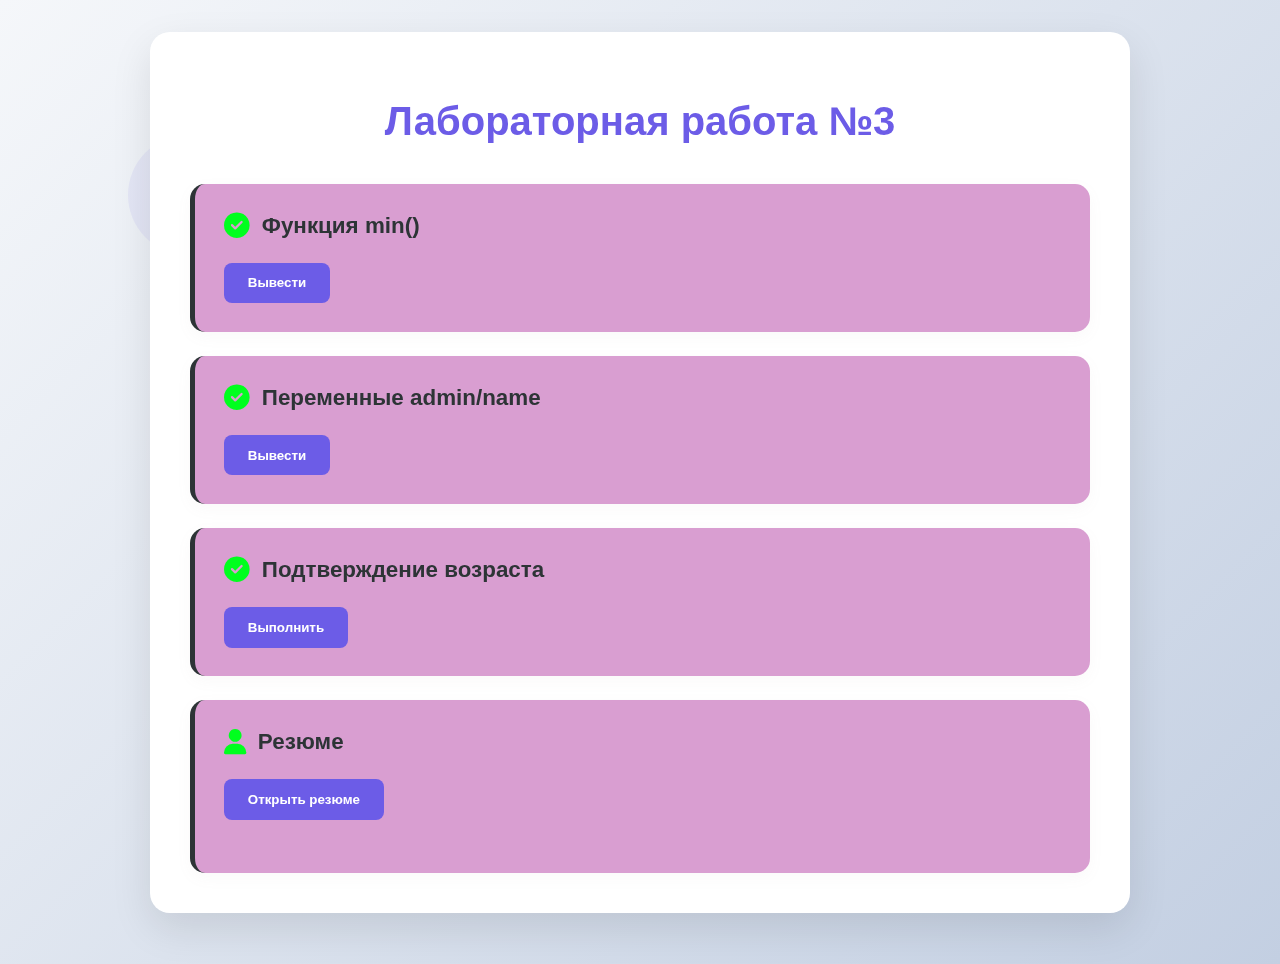
<file: index.html>
<!DOCTYPE html>
<html lang="ru">
<head>
    <meta charset="UTF-8">
    <meta name="viewport" content="width=device-width, initial-scale=1.0">
    <title>Лабораторная работа №3</title>
    <link rel="stylesheet" href="https://cdnjs.cloudflare.com/ajax/libs/font-awesome/6.4.0/css/all.min.css ">

    <style>
        :root {
            --primary: #6c5ce7;
            --dark: #2d3436;
            --light: #f5f6fa;
        }
        body {
            font-family: 'Montserrat', sans-serif;
            background: linear-gradient(135deg, #f5f7fa 0%, #c3cfe2 100%);
            min-height: 100vh;
            margin: 0;
            padding: 2rem;
            color: var(--dark);
        }
        .container {
            max-width: 900px;
            margin: 0 auto;
            background: white;
            border-radius: 20px;
            box-shadow: 0 15px 40px rgba(0,0,0,0.1);
            padding: 2.5rem;
            position: relative;
            overflow: hidden;
        }
        .header {
            text-align: center;
            margin-bottom: 2.5rem;
            position: relative;
        }
        .header h1 {
            font-size: 2.5rem;
            color: var(--primary);
            margin-bottom: 1rem;
        }
        .task-container {
            display: grid;
            gap: 1.5rem;
        }
        .task {
            background: rgb(217, 158, 209);
            border-radius: 15px;
            padding: 1.8rem;
            box-shadow: 0 5px 15px rgba(150, 135, 135, 0.05);
            border-left: 5px solid;
            transition: all 0.3s ease;
            position: relative;
            overflow: hidden;
        }
        .task:hover {
            transform: translateY(-5px);
            box-shadow: 0 10px 25px rgba(0, 255, 13, 0.1);
        }
        .task-title {
            font-size: 1.4rem;
            margin-top: 0;
            margin-bottom: 1rem;
            display: flex;
            align-items: center;
        }
        .task-title i {
            margin-right: 12px;
            font-size: 1.6rem;
        }
        .task.completed .task-title i,
        .task.in-progress .task-title i,
        .task.not-started .task-title i {
            color: #00ff1e;
        }
        .task-actions {
            display: flex;
            gap: 1rem;
            margin-top: 1.5rem;
            flex-wrap: wrap;
        }
        button {
            padding: 0.8rem 1.5rem;
            border: none;
            border-radius: 8px;
            font-weight: 600;
            cursor: pointer;
            transition: all 0.3s ease;
            font-family: 'Montserrat', sans-serif;
        }
        .btn-primary {
            background: var(--primary);
            color: white;
        }
        .btn-primary:hover {
            background: #5a4bd6;
            transform: translateY(-2px);
        }
        .btn-secondary {
            background: #f1f1f1;
            color: var(--dark);
        }
        .btn-secondary:hover {
            background: #e1e1e1;
        }
        .result-container {
            margin-top: 1.5rem;
            padding: 1.2rem;
            border-radius: 8px;
            background: #f8f9fa;
            border-left: 4px solid var(--primary);
        }
        .code-block {
            background: #2d3436;
            color: #f5f6fa;
            padding: 1.2rem;
            border-radius: 8px;
            font-family: monospace;
            overflow-x: auto;
            margin-top: 1rem;
            display: none;
        }
        .floating-bubbles {
            position: fixed;
            top: 0;
            left: 0;
            width: 100%;
            height: 100%;
            z-index: -1;
            pointer-events: none;
        }
        .bubble {
            position: absolute;
            border-radius: 50%;
            background: rgba(108, 92, 231, 0.08);
            animation: float 15s infinite linear;
        }
        @keyframes float {
            0% { transform: translateY(0) rotate(0deg); }
            100% { transform: translateY(-100vh) rotate(360deg); }
        }
        .resume-preview {
            display: none;
            background: white;
            border-radius: 10px;
            padding: 1.5rem;
            margin-top: 1.5rem;
            border: 1px solid #eee;
        }
        .input-group {
            display: flex;
            gap: 10px;
            margin-bottom: 15px;
            flex-wrap: wrap;
        }
        .input-group input {
            padding: 10px 15px;
            border: 2px solid #ddd;
            border-radius: 5px;
            font-size: 1rem;
            flex: 1;
            min-width: 120px;
            background: white;
            color: #000000;
        }
        .min-result {
            font-weight: bold;
            color: var(--primary);
            font-size: 1.2rem;
            margin-top: 10px;
        }
        /* Стили для резюме */
        .resume-card {
<<<<<<< HEAD
    background: white;
    border-radius: 15px;
    padding: 2rem;
    text-align: center;
}

.btn-download {
    display: inline-block;
    margin-top: 1rem;
    background: var(--primary);
    color: white;
    padding: 0.7rem 1.5rem;
    border: none;
    border-radius: 8px;
    cursor: pointer;
    text-decoration: none;
    transition: background 0.3s ease;
}

.btn-download:hover {
    background: #5a4bd6;
}
=======
            background: rgb(224, 214, 214);
            border-radius: 15px;
            padding: 2rem;
            text-align: center;
            transition: background-color 0.3s ease;
        }
        .resume-photo {
            width: 150px;
            height: 150px;
            object-fit: cover;
            border-radius: 50%;
            border: 4px solid var(--primary);
            box-shadow: 0 5px 15px rgba(0,0,0,0.1);
            margin-bottom: 1rem;
        }
        .resume-name {
            font-size: italic;
            color: #000000;
            margin-bottom: 0.5rem;
        }
        .resume-role {
            font-style: italic;
            color: #000000;
            margin-bottom: 1.5rem;
        }
        .form-group {
            margin-top: 1rem;
            display: flex;
            align-items: center;
            justify-content: center;
            gap: 10px;
            flex-wrap: wrap;
        }
        #surname-input {
            padding: 0.5rem;
            border: 1px solid #000000;
            border-radius: 4px;
            font-size: 1rem;
            max-width: 300px;
            width: 100%;
        }
        .resume-info {
            color: #000000;
            margin-top: 1.5rem;
            line-height: 1.6;
        }
>>>>>>> f70be7d2330ac32e5b04c5dc86d2de1d77dcc8f1
    </style>
</head>
<body>
<div class="container">
    <div class="header">
        <h1>Лабораторная работа №3</h1>
    </div>
    <div class="task-container">

        <!-- Задание 1 -->
        <div class="task completed">
            <h3 class="task-title"><i class="fas fa-check-circle"></i> Функция min()</h3>
            <div class="task-actions">
                <button class="btn-primary test-func" data-target="func-result">Вывести</button>
            </div>
            <div class="result-container" id="func-result" style="display: none;">
                <h4>Интерактивный тест функции min():</h4>
                <div class="input-group">
                    <input type="number" id="num1" placeholder="Первое число">
                    <input type="number" id="num2" placeholder="Второе число">
                    <button class="btn-primary" id="find-min">Найти минимум</button>
                </div>
                <div class="min-result" id="min-result"></div>
            </div>
        </div>

        <!-- Задание 2 -->
        <div class="task completed">
            <h3 class="task-title"><i class="fas fa-check-circle"></i> Переменные admin/name</h3>
            <div class="task-actions">
                <button class="btn-primary test-vars" data-target="var-result">Вывести</button>
            </div>
            <div class="result-container" id="var-result" style="display: none;">
                <h4>Результат выполнения:</h4>
                <p>Значение переменной admin: <strong id="admin-output"></strong></p>
<<<<<<< HEAD
            </div>
        </div>

        <!-- Задание 3 -->
        <div class="task in-progress">
            <h3 class="task-title"><i class="fas fa-check-circle"></i> Подтверждение возраста</h3>
            <div class="task-actions">
                <button class="btn-primary test-age">Выполнить</button>
            </div>
        </div>

        <!-- Задание 4 — Резюме -->
        <div class="task not-started">
            <h3 class="task-title"><i class="fas fa-user"></i> Резюме</h3>
            <div class="task-actions">
               <button class="btn-primary" onclick="openResume()">Открыть резюме</button>
            </div>
    <!-- Задание 4 -->
   <div class="task-actions">
        <!-- Кнопка ведёт на внешнюю страницу -->
        <a href="file:///C:/Users/user/Desktop/Laba3/resume.html"
           class="btn-primary"
           target="_blank"
           rel="noopener noreferrer">
        </a>
    </div>
</div>

<div class="floating-bubbles">
    <div class="bubble" style="width: 120px; height: 120px; top: 15%; left: 10%; animation-delay: 0s;"></div>
    <div class="bubble" style="width: 80px; height: 80px; top: 70%; left: 80%; animation-delay: 3s;"></div>
</div>

<script>
    // Универсальный обработчик для кнопок "Вывести / Скрыть"
    document.querySelectorAll('[data-target]').forEach(button => {
        button.addEventListener('click', function () {
            const targetId = this.getAttribute('data-target');
            const targetElement = document.getElementById(targetId);
            if (targetElement) {
                const isVisible = targetElement.style.display === 'block';
                targetElement.style.display = isVisible ? 'none' : 'block';
                this.textContent = isVisible ? 'Вывести' : 'Скрыть';
            }
        });
    });

    // Поиск минимума
    document.getElementById('find-min').addEventListener('click', function () {
        const num1 = parseFloat(document.getElementById('num1').value);
        const num2 = parseFloat(document.getElementById('num2').value);

        if (isNaN(num1)) {
            alert("Пожалуйста, введите первое число");
            return;
        }
        if (isNaN(num2)) {
            alert("Пожалуйста, введите второе число");
            return;
        }

        const result = min(num1, num2);
        document.getElementById('min-result').textContent = `Минимальное число: ${result}`;
    });

    // Функция min
    function min(a, b) {
        if (isNaN(a) || isNaN(b)) {
            alert("Пожалуйста, введите числа");
            return null;
        }
        return a < b ? a : b;
    }

    // Тестирование переменных
    document.querySelector('.test-vars').addEventListener('click', function () {
        const name = "Елизавета";
        const admin = name;
        document.getElementById('admin-output').textContent = admin;
        document.getElementById('var-result').style.display = 'block' ? 'Вывести' : 'Скрыть';
    });

    // Проверка возраста
    document.querySelector('.test-age').addEventListener('click', checkAge);
    function checkAge() {
        let age;
        let confirmed = false;
        while (!confirmed) {
            age = prompt("Сколько вам лет?");
            if (age === null) return;
            confirmed = confirm(`Вы уверены, что вам ${age} лет?`);
            if (!confirmed) alert("Давайте попробуем ещё раз!");
        }
        alert(`Спасибо, ваш возраст: ${age} лет`);
    }

    function openResume() {
    window.location.href = "file:///C:/Users/user/Desktop/Laba3/resume.html";
}
    

=======
            </div>
        </div>

        <!-- Задание 3 -->
        <div class="task in-progress">
            <h3 class="task-title"><i class="fas fa-check-circle"></i> Подтверждение возраста</h3>
            <div class="task-actions">
                <button class="btn-primary test-age">Выполнить</button>
            </div>
        </div>

        <!-- Задание 4 — Резюме -->
        <div class="task not-started">
            <h3 class="task-title"><i class="fas fa-user"></i> Резюме</h3>
            <div class="task-actions">
                <button class="btn-primary show-preview">Показать превью</button>
            </div>
            <!-- Превью резюме -->
            <div class="resume-preview" id="resume-preview" style="display: none;">
                <h3>Мое резюме</h3>
                <div class="resume-card">
                    <img src="https://i.pinimg.com/736x/db/29/48/db29481cd70ff3cdf303849273d0ec50.jpg " alt="Фото" class="resume-photo">
                    <h2 class="resume-name" id="resume-name">Елизавета <span id="resume-surname">Котова</span></h2>
                    <p class="resume-role">Frontend разработчик</p>
                    <div class="form-group">
                        <input type="text" id="surname-input" placeholder="Введите новую фамилию">
                        <button class="btn-primary change-surname">Обновить фамилию</button>
                        <button class="btn-secondary random-bg">Случайный фон</button>
                    </div>
                    <div class="resume-info">
                        <p><strong>Email:</strong> lizka1429@gmail.com</p>
                        <p><strong>Опыт:</strong> 3 года</p>
                        <p><strong>Навыки:</strong> HTML, CSS, JavaScript</p>
                    </div>
                </div>
            </div>
        </div>

    </div>
</div>

<div class="floating-bubbles">
    <div class="bubble" style="width: 120px; height: 120px; top: 15%; left: 10%; animation-delay: 0s;"></div>
    <div class="bubble" style="width: 80px; height: 80px; top: 70%; left: 80%; animation-delay: 3s;"></div>
</div>

<script>
    // Универсальный обработчик для кнопок "Вывести / Скрыть"
    document.querySelectorAll('[data-target]').forEach(button => {
        button.addEventListener('click', function () {
            const targetId = this.getAttribute('data-target');
            const targetElement = document.getElementById(targetId);
            if (targetElement) {
                const isVisible = targetElement.style.display === 'block';
                targetElement.style.display = isVisible ? 'none' : 'block';
                this.textContent = isVisible ? 'Вывести' : 'Скрыть';
            }
        });
    });

    // Показать превью резюме
    document.querySelector('.show-preview').addEventListener('click', function () {
        const preview = document.getElementById('resume-preview');
        preview.style.display = preview.style.display === 'block' ? 'none' : 'block';
        this.textContent = preview.style.display === 'block' ? 'Скрыть превью' : 'Показать превью';
    });

    // Поиск минимума
    document.getElementById('find-min').addEventListener('click', function () {
        const num1 = parseFloat(document.getElementById('num1').value);
        const num2 = parseFloat(document.getElementById('num2').value);

        if (isNaN(num1)) {
            alert("Пожалуйста, введите первое число");
            return;
        }
        if (isNaN(num2)) {
            alert("Пожалуйста, введите второе число");
            return;
        }

        const result = min(num1, num2);
        document.getElementById('min-result').textContent = `Минимальное число: ${result}`;
    });

    // Функция min
    function min(a, b) {
        if (isNaN(a) || isNaN(b)) {
            alert("Пожалуйста, введите числа");
            return null;
        }
        return a < b ? a : b;
    }

    // Тестирование переменных
    document.querySelector('.test-vars').addEventListener('click', function () {
        const name = "Елизавета";
        const admin = name;
        document.getElementById('admin-output').textContent = admin;
        document.getElementById('var-result').style.display = 'block' ? 'Вывести' : 'Скрыть';
    });

    // Проверка возраста
    document.querySelector('.test-age').addEventListener('click', checkAge);
    function checkAge() {
        let age;
        let confirmed = false;
        while (!confirmed) {
            age = prompt("Сколько вам лет?");
            if (age === null) return;
            confirmed = confirm(`Вы уверены, что вам ${age} лет?`);
            if (!confirmed) alert("Давайте попробуем ещё раз!");
        }
        alert(`Спасибо, ваш возраст: ${age} лет`);
    }

    // Изменение фамилии
    document.querySelector('.change-surname').addEventListener('click', function () {
        const surnameInput = document.getElementById('surname-input');
        const surnameSpan = document.getElementById('resume-surname');

        if (surnameInput.value.trim() !== '') {
            surnameSpan.textContent = surnameInput.value.trim();
            surnameInput.value = '';
        } else {
            alert("Пожалуйста, введите фамилию");
        }
    });

    // Случайный фон
    document.querySelector('.random-bg').addEventListener('click', function () {
        const resumeCard = document.querySelector('.resume-card');
        const randomColor = '#' + Math.floor(Math.random()*16777215).toString(16);
        resumeCard.style.backgroundColor = randomColor;
    });

>>>>>>> f70be7d2330ac32e5b04c5dc86d2de1d77dcc8f1
    // Создаем пузыри динамически
    function createBubbles() {
        const bubblesContainer = document.querySelector('.floating-bubbles');
        for (let i = 0; i < 20; i++) {
            const bubble = document.createElement('div');
            bubble.className = 'bubble';
            const size = Math.random() * 60 + 40;
            bubble.style.width = `${size}px`;
            bubble.style.height = `${size}px`;
            bubble.style.left = `${Math.random() * 90}%`;
            bubble.style.top = `${Math.random() * 100 + 100}%`;
            bubble.style.animationDelay = `${Math.random() * 5}s`;
            bubblesContainer.appendChild(bubble);
        }
    }
<<<<<<< HEAD
=======
    createBubbles();
>>>>>>> f70be7d2330ac32e5b04c5dc86d2de1d77dcc8f1
</script>
</body>
</html>
</file>
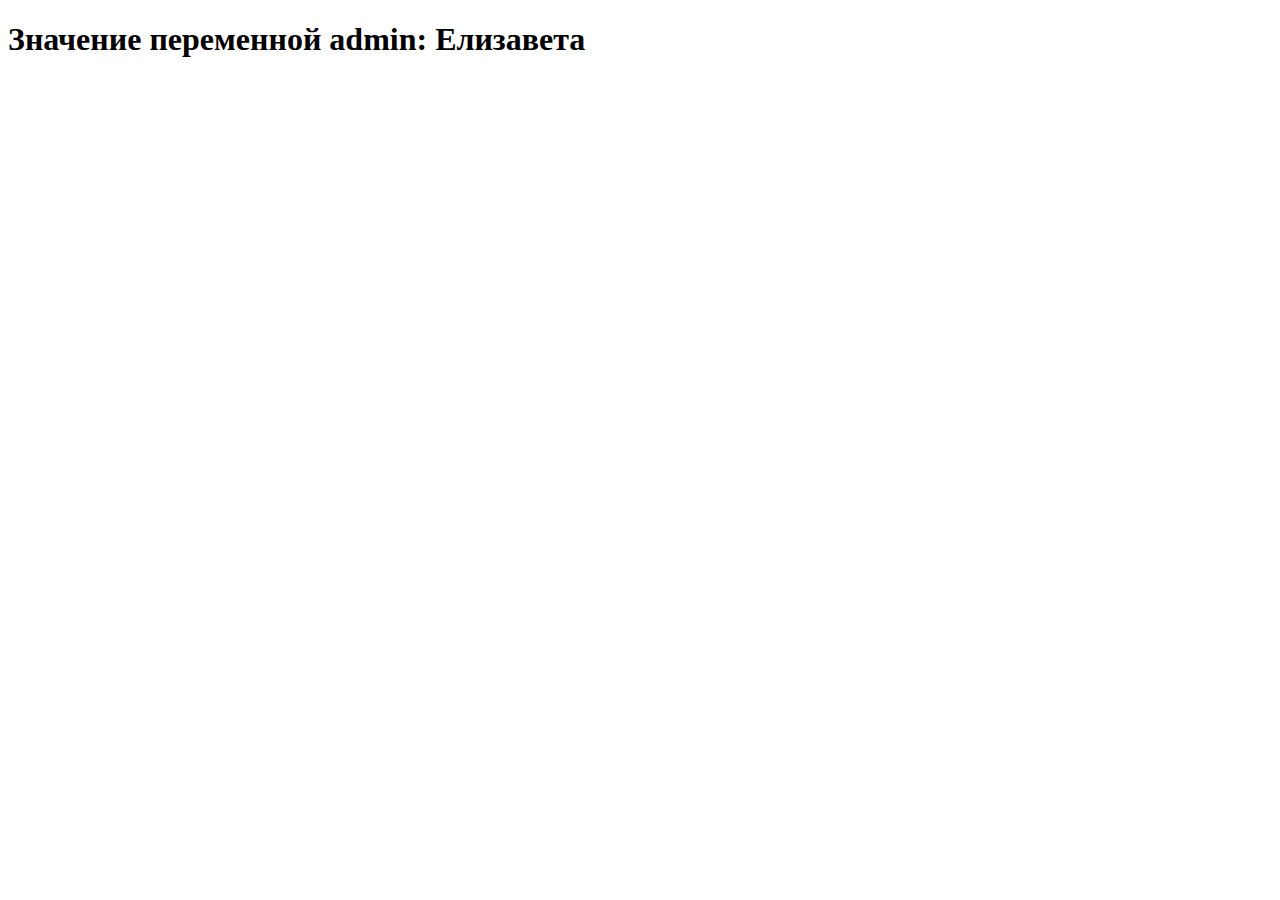
<file: lr3_task2(1).html>
<!DOCTYPE html>
<html lang="ru">
<head>
    <meta charset="UTF-8">
    <meta name="viewport" content="width=device-width, initial-scale=1.0">
    <title>Переменные admin и name</title>
</head>
<body>
    <script>
        // 1. Объявляем две переменные
        let admin;
        let name;
        
        // 2. Записываем в name строку с именем
        name = "Елизавета";
        
        // 3. Копируем значение из name в admin
        admin = name;
        
        // 4. Выводим admin (должно вывести «Елизавета»)
        document.write("<h1>Значение переменной admin: " + admin + "</h1>");
        
        // Дополнительно выводим в консоль
        console.log("admin =", admin);
    </script>
</body>
</html>
</file>
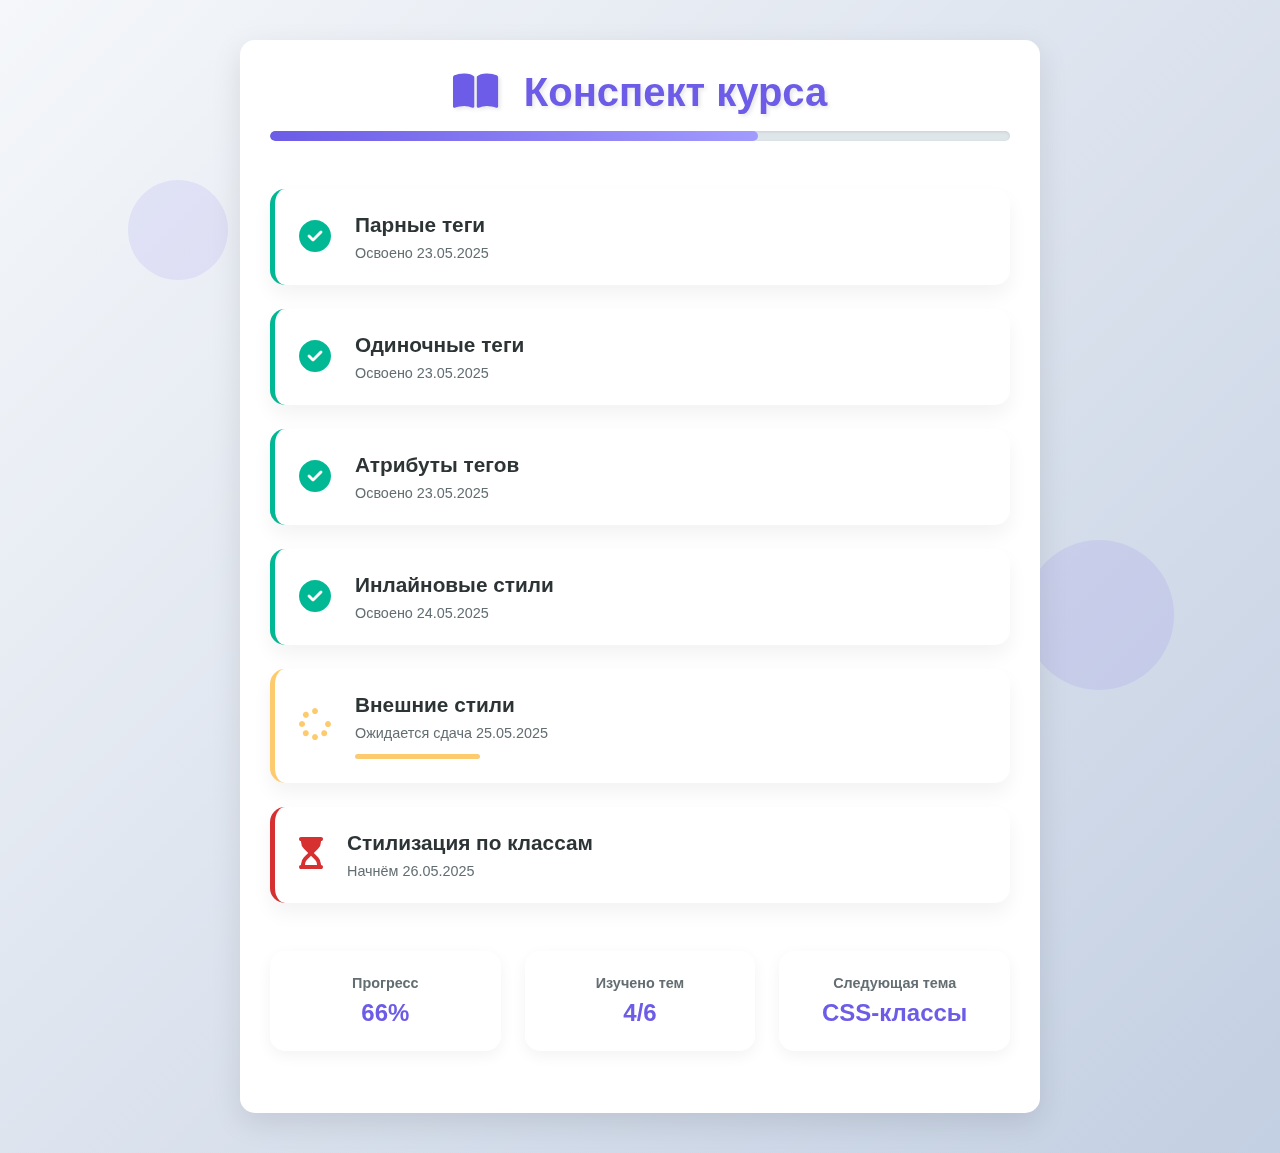
<file: lr3_task3.html>
<!DOCTYPE html>
<html lang="ru">
<head>
    <meta charset="UTF-8">
    <meta name="viewport" content="width=device-width, initial-scale=1.0">
    <title>Конспект курса | Энциклопедия веб-разработчика</title>
    <link rel="stylesheet" href="https://cdnjs.cloudflare.com/ajax/libs/font-awesome/6.4.0/css/all.min.css">
    <link rel="stylesheet" href="style.css">
</head>
<body>
    <div class="container">
        <div class="header">
            <h1><i class="fas fa-book-open"></i> Конспект курса</h1>
            <div class="progress-bar">
                <div class="progress" style="width: 66%"></div>
            </div>
        </div>
        
        <div class="topics">
            <div class="topic learned">
                <div class="icon"><i class="fas fa-check-circle"></i></div>
                <div class="content">
                    <h3>Парные теги</h3>
                    <p>Освоено 23.05.2025</p>
                </div>
            </div>
            
            <div class="topic learned">
                <div class="icon"><i class="fas fa-check-circle"></i></div>
                <div class="content">
                    <h3>Одиночные теги</h3>
                    <p>Освоено 23.05.2025</p>
                </div>
            </div>
            
            <div class="topic learned">
                <div class="icon"><i class="fas fa-check-circle"></i></div>
                <div class="content">
                    <h3>Атрибуты тегов</h3>
                    <p>Освоено 23.05.2025</p>
                </div>
            </div>
            
            <div class="topic learned">
                <div class="icon"><i class="fas fa-check-circle"></i></div>
                <div class="content">
                    <h3>Инлайновые стили</h3>
                    <p>Освоено 24.05.2025</p>
                </div>
            </div>
            
            <div class="topic in-progress">
                <div class="icon"><i class="fas fa-spinner fa-pulse"></i></div>
                <div class="content">
                    <h3>Внешние стили</h3>
                    <p>Ожидается сдача 25.05.2025</p>
                    <div class="progress-mini" style="width: 65%"></div>
                </div>
            </div>
            
            <div class="topic not-learned">
                <div class="icon"><i class="fas fa-hourglass-start"></i></div>
                <div class="content">
                    <h3>Стилизация по классам</h3>
                    <p>Начнём 26.05.2025</p>
                </div>
            </div>
        </div>
        
        <div class="stats">
            <div class="stat-card">
                <h4>Прогресс</h4>
                <div class="stat-value">66%</div>
            </div>
            <div class="stat-card">
                <h4>Изучено тем</h4>
                <div class="stat-value">4/6</div>
            </div>
            <div class="stat-card">
                <h4>Следующая тема</h4>
                <div class="stat-value">CSS-классы</div>
            </div>
        </div>
    </div>
    
    <div class="floating-bubbles">
        <div class="bubble"></div>
        <div class="bubble"></div>
        <div class="bubble"></div>
        <div class="bubble"></div>
    </div>
</body>
</html>
</file>
<file: style.css>
:root {
    --primary: #6c5ce7;
    --primary-light: #a29bfe;
    --success: #00b894;
    --warning: #fdcb6e;
    --danger: #d63031;
    --dark: #2d3436;
    --light: #f5f6fa;
    --resume-primary: #3498db;
    --resume-accent: #e74c3c;
    --resume-dark: #2c3e50;
}

* {
    margin: 0;
    padding: 0;
    box-sizing: border-box;
}

body {
    font-family: 'Poppins', sans-serif;
    background: linear-gradient(135deg, #f5f7fa 0%, #c3cfe2 100%);
    min-height: 100vh;
    color: var(--dark);
    overflow-x: hidden;
    transition: background-color 0.5s ease;
    padding: 20px;
}

/* Общие стили для контейнеров */
.resume-container, .container {
    max-width: 800px;
    margin: 20px auto;
    background: white;
    border-radius: 15px;
    box-shadow: 0 10px 30px rgba(0,0,0,0.1);
    overflow: hidden;
    position: relative;
    z-index: 2;
    padding: 30px;
}

/* Стили резюме */
.resume-header {
    display: flex;
    align-items: center;
    margin-bottom: 30px;
    padding-bottom: 20px;
    border-bottom: 2px solid #eee;
}

.photo-container {
    position: relative;
    margin-right: 30px;
}

.profile-photo {
    width: 150px;
    height: 150px;
    border-radius: 50%;
    object-fit: cover;
    z-index: 2;
    position: relative;
    border: 5px solid white;
    box-shadow: 0 5px 15px rgba(0,0,0,0.1);
    transition: transform 0.3s ease;
}

.profile-photo:hover {
    transform: scale(1.05);
}

.photo-frame {
    position: absolute;
    width: 160px;
    height: 160px;
    border-radius: 50%;
    background: linear-gradient(45deg, var(--resume-primary), var(--resume-accent));
    top: -5px;
    left: -5px;
    z-index: 1;
}

.name-container h1 {
    font-size: 2.2rem;
    margin: 0;
    color: var(--resume-dark);
    font-family: 'Montserrat', sans-serif;
}

#lastName {
    color: var(--resume-primary);
    margin-bottom: 10px;
}

.profession {
    font-size: 1.2rem;
    color: #777;
    font-weight: 600;
    margin: 0;
}

.resume-section {
    margin-bottom: 30px;
    padding: 20px;
    border-radius: 8px;
    background-color: white;
    box-shadow: 0 5px 15px rgba(0,0,0,0.05);
    transition: transform 0.3s ease, box-shadow 0.3s ease;
}

.resume-section:hover {
    transform: translateY(-5px);
    box-shadow: 0 15px 30px rgba(0,0,0,0.15);
}

.resume-section h2 {
    font-size: 1.5rem;
    color: var(--resume-dark);
    margin-top: 0;
    margin-bottom: 20px;
    border-bottom: 2px solid #eee;
    padding-bottom: 10px;
    font-family: 'Montserrat', sans-serif;
}

.resume-section h2 i {
    margin-right: 10px;
    color: var(--resume-primary);
}

/* Стили конспекта курса */
.header {
    text-align: center;
    margin-bottom: 3rem;
    animation: fadeIn 1s ease;
}

.header h1 {
    font-size: 2.5rem;
    margin-bottom: 1rem;
    color: var(--primary);
    text-shadow: 2px 2px 4px rgba(0,0,0,0.1);
    font-family: 'Poppins', sans-serif;
}

.header h1 i {
    margin-right: 15px;
}

.progress-bar {
    height: 10px;
    background: #dfe6e9;
    border-radius: 10px;
    overflow: hidden;
    box-shadow: inset 0 1px 3px rgba(0,0,0,0.1);
}

.progress {
    height: 100%;
    background: linear-gradient(90deg, var(--primary), var(--primary-light));
    border-radius: 10px;
    transition: width 1s ease;
}

.topics {
    display: grid;
    grid-gap: 1.5rem;
    margin-bottom: 3rem;
}

.topic {
    background: white;
    border-radius: 15px;
    padding: 1.5rem;
    display: flex;
    align-items: center;
    box-shadow: 0 10px 20px rgba(0,0,0,0.05);
    transition: all 0.3s ease;
    position: relative;
    overflow: hidden;
}

.topic::after {
    content: '';
    position: absolute;
    left: 0;
    top: 0;
    height: 100%;
    width: 5px;
}

.topic:hover {
    transform: translateY(-5px);
    box-shadow: 0 15px 30px rgba(0,0,0,0.1);
}

.icon {
    font-size: 2rem;
    margin-right: 1.5rem;
    flex-shrink: 0;
}

.content h3 {
    font-size: 1.3rem;
    margin-bottom: 0.5rem;
    font-family: 'Poppins', sans-serif;
}

.content p {
    color: #636e72;
    font-size: 0.9rem;
}

.progress-mini {
    height: 5px;
    background: #dfe6e9;
    border-radius: 5px;
    margin-top: 0.8rem;
    overflow: hidden;
}

.progress-mini::after {
    content: '';
    display: block;
    height: 100%;
    background: var(--warning);
    border-radius: 5px;
}

/* Статусы */
.learned {
    border-left: 5px solid var(--success);
}

.learned .icon {
    color: var(--success);
}

.in-progress {
    border-left: 5px solid var(--warning);
}

.in-progress .icon {
    color: var(--warning);
}

.not-learned {
    border-left: 5px solid var(--danger);
}

.not-learned .icon {
    color: var(--danger);
}

/* Статистика */
.stats {
    display: grid;
    grid-template-columns: repeat(3, 1fr);
    grid-gap: 1.5rem;
    margin-bottom: 2rem;
}

.stat-card {
    background: white;
    padding: 1.5rem;
    border-radius: 15px;
    text-align: center;
    box-shadow: 0 5px 15px rgba(0,0,0,0.05);
}

.stat-card h4 {
    font-size: 0.9rem;
    color: #636e72;
    margin-bottom: 0.5rem;
    font-family: 'Montserrat', sans-serif;
}

.stat-value {
    font-size: 1.5rem;
    font-weight: bold;
    color: var(--primary);
}

/* Интерактивная секция */
.interactive-section {
    background-color: var(--light);
    padding: 20px;
    border-radius: 8px;
    margin-top: 30px;
    box-shadow: 0 5px 15px rgba(0,0,0,0.05);
}

.form-group {
    display: flex;
    align-items: center;
    margin-bottom: 15px;
    flex-wrap: wrap;
    gap: 10px;
}

.form-group label {
    font-weight: 600;
    margin-right: 10px;
    font-family: 'Montserrat', sans-serif;
}

input[type="text"] {
    padding: 10px 15px;
    border: 2px solid #ddd;
    border-radius: 5px;
    font-size: 1rem;
    flex-grow: 1;
    min-width: 200px;
    transition: border-color 0.3s ease;
    font-family: 'Poppins', sans-serif;
}

input[type="text"]:focus {
    border-color: var(--resume-primary);
    outline: none;
}

button {
    padding: 10px 20px;
    background-color: var(--resume-primary);
    color: white;
    border: none;
    border-radius: 5px;
    font-size: 1rem;
    cursor: pointer;
    transition: all 0.3s ease;
    font-weight: 600;
    font-family: 'Montserrat', sans-serif;
}

button:hover {
    background-color: var(--resume-dark);
    transform: translateY(-2px);
}

button:active {
    transform: translateY(0);
}

#changeBgBtn {
    background-color: var(--resume-accent);
    margin-right: 10px;
}

#changeBgBtn:hover {
    background-color: #c0392b;
}

#printBtn {
    background-color: #2ecc71;
}

#printBtn:hover {
    background-color: #27ae60;
}

/* Пузыри */
.floating-bubbles {
    position: fixed;
    top: 0;
    left: 0;
    width: 100%;
    height: 100%;
    z-index: 1;
    pointer-events: none;
}

.bubble {
    position: absolute;
    border-radius: 50%;
    background: rgba(108, 92, 231, 0.1);
    animation: float 15s infinite linear;
}

.bubble:nth-child(1) {
    width: 100px;
    height: 100px;
    top: 20%;
    left: 10%;
    animation-delay: 0s;
}

.bubble:nth-child(2) {
    width: 150px;
    height: 150px;
    top: 60%;
    left: 80%;
    animation-delay: 2s;
}

.bubble:nth-child(3) {
    width: 70px;
    height: 70px;
    top: 80%;
    left: 30%;
    animation-delay: 4s;
}

.bubble:nth-child(4) {
    width: 120px;
    height: 120px;
    top: 30%;
    left: 50%;
    animation-delay: 6s;
}

/* Анимации */
@keyframes float {
    0% {
        transform: translateY(0) rotate(0deg);
    }
    100% {
        transform: translateY(-100vh) rotate(360deg);
    }
}

@keyframes fadeIn {
    from {
        opacity: 0;
        transform: translateY(-20px);
    }
    to {
        opacity: 1;
        transform: translateY(0);
    }
}

/* Адаптивность */
@media (max-width: 768px) {
    .container, .resume-container {
        padding: 1rem;
    }
    
    .stats {
        grid-template-columns: 1fr;
    }
    
    .header h1 {
        font-size: 2rem;
    }
    
    .resume-header {
        flex-direction: column;
        text-align: center;
    }
    
    .photo-container {
        margin-right: 0;
        margin-bottom: 20px;
    }
    
    .form-group {
        flex-direction: column;
        align-items: flex-start;
    }
    
    input[type="text"] {
        width: 100%;
    }
}

@media print {
    .interactive-section, .floating-bubbles {
        display: none;
    }
    
    body {
        background-color: white;
        padding: 0;
    }
    
    .resume-container, .container {
        box-shadow: none;
        padding: 20px;
    }
}
</file>
